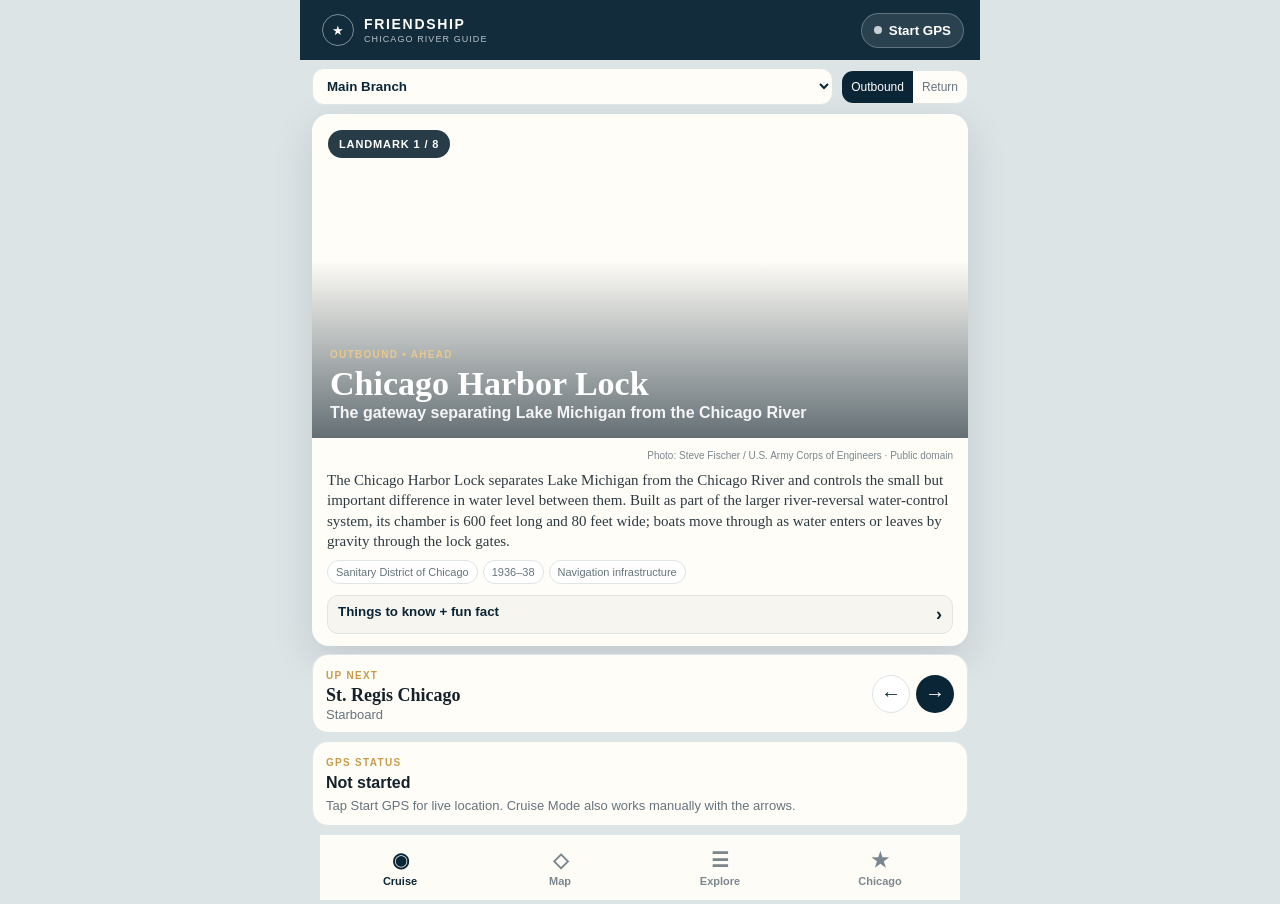
<file: index.html>
<!doctype html>
<html lang="en">
<head>
<meta charset="utf-8">
<meta name="viewport" content="width=device-width,initial-scale=1,viewport-fit=cover">
<meta name="theme-color" content="#0a2536">
<meta name="apple-mobile-web-app-capable" content="yes">
<meta name="apple-mobile-web-app-status-bar-style" content="black-translucent">
<meta http-equiv="Cache-Control" content="no-cache, no-store, must-revalidate">
<meta http-equiv="Pragma" content="no-cache">
<meta http-equiv="Expires" content="0">
<title>Friendship • Chicago River Guide</title>
<link id="appStyles" rel="stylesheet" href="css/app.css">
<link id="bridgeStyles" rel="stylesheet" href="css/bridges.css">
<script async src="https://www.googletagmanager.com/gtag/js?id=G-EXR0EH5GRD"></script>
<script>
window.dataLayer=window.dataLayer||[];
function gtag(){dataLayer.push(arguments)}
gtag('js',new Date());
gtag('config','G-EXR0EH5GRD',{send_page_view:true});
document.documentElement.classList.add("js");
</script>
</head>
<body>
<header class="topbar">
  <button class="brand" id="homeBtn" aria-label="Guide home"><span class="flag">★</span><span><strong>FRIENDSHIP</strong><small>CHICAGO RIVER GUIDE</small></span></button>
  <button id="gpsBtn" class="gps-button"><span class="gps-dot"></span><span id="gpsLabel">Start GPS</span></button>
</header>
<main>
<section id="cruiseView" class="view active">
  <div class="route-strip">
    <select id="routeSelect" aria-label="River branch"><option value="main">Main Branch</option><option value="south">South Branch</option><option value="north">North Branch</option></select>
    <div class="direction-toggle" role="group"><button data-dir="outbound" class="active">Outbound</button><button data-dir="return">Return</button></div>
  </div>
  <article id="heroCard" class="hero-card">
    <div class="hero-image"><span class="hero-badge">LANDMARK 1</span><div class="hero-title-wrap"><span class="eyebrow">OUTBOUND • AHEAD</span><h1>Chicago Harbor Lock</h1><p>The gateway between Lake Michigan and the Chicago River</p></div></div>
    <div class="hero-body"><p>The Main Branch begins at the Chicago Harbor Lock and runs west to Wolf Point.</p></div>
  </article>
  <section class="next-panel"><div><span class="eyebrow">UP NEXT</span><h3 id="nextName">St. Regis Chicago</h3><p id="nextMeta">Starboard</p></div><div class="next-actions"><button id="prevBtn" class="circle-btn prev-btn" aria-label="Previous landmark">←</button><button id="nextBtn" class="circle-btn" aria-label="Next landmark">→</button></div></section>
  <section class="status-card" id="gpsStatus"><div><span class="eyebrow">GPS STATUS</span><strong>Not started</strong></div><p>Tap Start GPS for live location. Cruise Mode also works manually with the arrows.</p></section>
</section>
<section id="mapView" class="view">
  <div class="route-strip map-route-strip"><select id="mapRouteSelect" aria-label="Map river branch"><option value="main">Main Branch</option><option value="south">South Branch</option><option value="north">North Branch</option></select></div>
  <div id="map"></div><div class="map-sheet"><strong id="mapSheetTitle">Tour map</strong><span id="mapSheetText">Tap a landmark pin for details.</span></div>
</section>
<section id="browseView" class="view"><div class="browse-head"><div><span class="eyebrow">ALL LANDMARKS</span><h1>Explore the river</h1></div><input id="searchInput" type="search" placeholder="Search"></div><div id="landmarkList" class="landmark-list"></div></section>
<section id="chicagoView" class="view chicago-view">
  <div class="chicago-head"><span class="eyebrow">BEYOND THE LANDMARKS</span><h1>Know Chicago</h1><p>The stories and symbols that make the buildings, bridges and river fit together.</p></div>
  <article class="story-card flag-wrap"><div class="flag-title"><span class="story-kicker">★ Chicago symbol</span><h2>Know the Chicago flag</h2></div><div class="chicago-flag" role="img" aria-label="Chicago flag with two blue stripes and four red six-pointed stars"><div class="flag-stripe top"></div><div class="flag-stars"><span>✶</span><span>✶</span><span>✶</span><span>✶</span></div><div class="flag-stripe bottom"></div></div><div class="flag-grid"><div class="flag-item"><strong>Two blue stripes</strong><span>Represent Chicago's waterways: Lake Michigan, the Chicago River system and the great canal connection.</span></div><div class="flag-item"><strong>Four red stars</strong><span>Fort Dearborn; the Great Chicago Fire; the 1893 World's Columbian Exposition; and the 1933–34 Century of Progress.</span></div><div class="flag-item"><strong>Six points each</strong><span>Chicago deliberately uses six-pointed stars. Each star's points carry additional symbolic meanings.</span></div><div class="flag-item"><strong>Designed in 1917</strong><span>Wallace Rice designed the flag. It originally had two stars; two more were added later.</span></div></div></article>
  <article class="story-card"><span class="story-kicker">Chicago story</span><h2>Why Chicago became Chicago</h2><h3>Water + rail + geography</h3><ul><li>Chicago sits near a low continental divide between the Great Lakes and Mississippi watersheds.</li><li>Early portage routes made the location strategically important before a major city existed.</li><li>Canals strengthened the water connection; railroads then multiplied Chicago's reach.</li><li>The city became a transfer point where goods, people, livestock, grain and mail changed transportation modes.</li><li>Much of the architecture along the river is a consequence of that economic geography.</li></ul><p class="takeaway"><strong>Worth knowing:</strong> Chicago did not become huge simply because it sat on Lake Michigan. Its power came from connecting transportation systems.</p></article>
  <article class="story-card"><span class="story-kicker">Engineering</span><h2>The river that changed direction</h2><ul><li>The Chicago River originally flowed toward Lake Michigan.</li><li>In 1900, Chicago completed the canal system that reversed the river's flow away from the lake.</li><li>Protecting Lake Michigan—the city's drinking-water source—was a major reason for the project.</li><li>The present Chicago Harbor Lock dates to the 1930s and helps control the lake-river connection.</li></ul><div class="fun-box"><h3>⚖ Supreme Court battle</h3><p>Missouri sued Illinois and the Sanitary District of Chicago, arguing that sending Chicago's sewage toward the Mississippi threatened St. Louis' drinking water. In <em>Missouri v. Illinois</em> (1906), the U.S. Supreme Court refused to stop the system because Missouri had not proved that Chicago's sewage caused the claimed harm. Later Supreme Court cases also limited how much Lake Michigan water Chicago could divert through the reversed river system.</p></div><p class="takeaway">The memorable part is not simply that Chicago cleaned its river. The city re-engineered the regional water system—and triggered an interstate legal fight that reached the U.S. Supreme Court.</p></article>
  <article class="story-card"><span class="story-kicker">Look around</span><h2>Chicago is a bridge city</h2><ul><li>Downtown street bridges are part of the city's navigation system, not just roadways.</li><li>The movable bridges let dense street grids coexist with a working river.</li><li>Bridge street names are one of the easiest ways to orient yourself as we move through downtown.</li><li>Watch how bridgehouses, steel trusses and skyscrapers form a layered streetscape visible only from the water.</li></ul></article>
  <article class="story-card"><span class="story-kicker">Return trip</span><h2>Don't repeat the tour—connect it</h2><ul><li>Compare River City with Marina City: same architect, radically different form.</li><li>Compare Aqua with St. Regis: same architect, two very different responses to form, site and wind.</li><li>At 150 North Riverside, look at the narrow base before looking up.</li><li>At Wolf Point, see if you can identify all three branches without the guide.</li><li>Compare older buildings that treated the river as infrastructure with newer buildings designed around river views and public space.</li></ul></article>
  <article class="story-card"><span class="story-kicker">Take it home</span><h2>Three big ideas</h2><p class="takeaway"><strong>1.</strong> Chicago exists where it does because of water and transportation.</p><p class="takeaway"><strong>2.</strong> Its architecture is inseparable from engineering—wind, soil, railroads, bridges and tight sites shaped what was possible.</p><p class="takeaway"><strong>3.</strong> The Chicago River isn't scenery behind the city. It is one of the main reasons the city exists.</p></article>
</section>
</main>
<nav class="bottom-nav"><button data-view="cruiseView" class="active"><span>◉</span>Cruise</button><button data-view="mapView"><span>◇</span>Map</button><button data-view="browseView"><span>☰</span>Explore</button><button data-view="chicagoView"><span>★</span>Chicago</button></nav>
<div id="detailModal" class="modal" aria-hidden="true"><div class="modal-backdrop"></div><article class="modal-card"><button id="closeModal" class="close-btn">×</button><div id="modalContent"></div></article></div>
<script src="js/bootstrap.js"></script>
</body>
</html>
</file>
<file: css/app.css>
:root{--navy:#0a2536;--navy2:#102f43;--cream:#f6f1e8;--paper:#fffdf8;--gold:#c89b4b;--ink:#15212a;--muted:#66747d;--line:#dfe4e5;--green:#21765b;--shadow:0 14px 40px rgba(3,25,39,.13)}*{box-sizing:border-box}html,body{margin:0;background:var(--cream);color:var(--ink);font-family:-apple-system,BlinkMacSystemFont,"Segoe UI",sans-serif}body{padding-bottom:84px}.topbar{height:68px;position:sticky;top:0;z-index:1000;display:flex;align-items:center;justify-content:space-between;padding:0 16px;background:rgba(10,37,54,.96);backdrop-filter:blur(15px);color:#fff}.brand{display:flex;align-items:center;gap:10px;border:0;background:transparent;color:inherit;text-align:left}.brand .flag{display:grid;place-items:center;width:32px;height:32px;border:1px solid rgba(255,255,255,.45);border-radius:50%;font-size:13px}.brand strong{display:block;letter-spacing:.12em;font-size:14px}.brand small{display:block;opacity:.7;font-size:9px;letter-spacing:.12em;margin-top:2px}.gps-button{border:1px solid rgba(255,255,255,.25);background:rgba(255,255,255,.1);color:#fff;padding:9px 12px;border-radius:999px;font-weight:650;display:flex;align-items:center;gap:7px}.gps-dot{width:8px;height:8px;border-radius:50%;background:#c9d0d3}.gps-button.live .gps-dot{background:#55d99b;box-shadow:0 0 0 4px rgba(85,217,155,.14)}main{max-width:680px;margin:0 auto}.view{display:block}.js .view{display:none}.js .view.active{display:block}.route-strip{display:flex;gap:10px;padding:14px 14px 8px;align-items:center}.route-strip select{min-width:0;flex:1;border:1px solid var(--line);border-radius:12px;background:var(--paper);padding:11px 10px;font-weight:650;color:var(--navy)}.direction-toggle{display:flex;border:1px solid var(--line);border-radius:12px;overflow:hidden;background:var(--paper)}.direction-toggle button{border:0;background:transparent;padding:11px 9px;font-size:12px;color:var(--muted)}.direction-toggle button.active{background:var(--navy);color:#fff}.hero-card{margin:6px 14px 14px;background:var(--paper);border-radius:20px;overflow:hidden;box-shadow:var(--shadow)}.hero-image{height:310px;background:linear-gradient(135deg,#17394d,#7d9cac);background-size:cover;background-position:center;position:relative}.hero-image:after{content:"";position:absolute;inset:0;background:linear-gradient(0deg,rgba(5,24,36,.62) 0%,transparent 55%)}.hero-badge{position:absolute;left:16px;top:16px;z-index:2;background:rgba(8,31,45,.87);backdrop-filter:blur(8px);color:#fff;border-radius:999px;padding:8px 11px;font-weight:800;font-size:11px;letter-spacing:.08em}.hero-distance{position:absolute;right:16px;top:16px;z-index:2;background:rgba(255,255,255,.92);color:var(--navy);border-radius:999px;padding:8px 11px;font-weight:800;font-size:11px}.hero-title-wrap{position:absolute;left:18px;right:18px;bottom:16px;z-index:2;color:#fff}.hero-title-wrap .eyebrow{color:#e7c88f}.hero-title-wrap h1{font-family:Georgia,serif;font-size:34px;line-height:1.01;margin:5px 0 3px}.hero-title-wrap p{margin:0;font-weight:650;opacity:.92}.photo-credit{font-size:10px;color:#7b878e;margin:0 0 9px;text-align:right;font-family:-apple-system,BlinkMacSystemFont,"Segoe UI",sans-serif}.hero-body{padding:18px}.hero-body p{font-family:Georgia,serif;font-size:17px;line-height:1.48;margin:0 0 14px;color:#2d3a42}.fact-row{display:flex;gap:8px;overflow-x:auto;padding-bottom:2px}.fact-chip{white-space:nowrap;border:1px solid var(--line);border-radius:999px;padding:7px 10px;font-size:12px;color:var(--muted);background:#fff}.next-panel,.status-card{margin:0 14px 14px;background:var(--paper);border:1px solid var(--line);border-radius:16px;padding:15px 16px;display:flex;justify-content:space-between;align-items:center}.next-panel h3{margin:4px 0 2px;font-family:Georgia,serif;font-size:20px}.next-panel p{margin:0;color:var(--muted);font-size:13px}.circle-btn{width:42px;height:42px;border-radius:50%;border:0;background:var(--navy);color:#fff;font-size:20px}.eyebrow{font-size:10px;letter-spacing:.13em;font-weight:850;color:var(--gold)}.status-card{display:block}.status-card strong{display:block;margin-top:4px}.status-card p{font-size:13px;line-height:1.4;color:var(--muted);margin:8px 0 0}.status-card.live{border-color:#a9d6c5;background:#f4fbf8}#mapView{position:relative}#map{background:#dfe9ec;position:relative;overflow:visible;padding-bottom:10px}.map-sheet{position:static;margin:10px 14px 14px;background:rgba(255,253,248,.98);border-radius:14px;padding:12px 14px;box-shadow:var(--shadow)}.map-sheet strong{display:block}.map-sheet span{display:block;color:var(--muted);font-size:12px;margin-top:2px}.browse-head{padding:24px 16px 12px}.browse-head h1{font-family:Georgia,serif;margin:3px 0 16px;font-size:32px}.browse-head input{width:100%;border:1px solid var(--line);background:var(--paper);border-radius:12px;padding:12px 14px;font-size:16px}.landmark-list{padding:0 14px}.landmark-item{display:grid;grid-template-columns:82px 1fr auto;gap:12px;align-items:center;background:var(--paper);border:1px solid var(--line);padding:9px;border-radius:14px;margin-bottom:9px}.landmark-thumb{width:82px;height:70px;border-radius:9px;background:linear-gradient(135deg,#17394d,#8ba4b1);background-size:cover;background-position:center}.landmark-item h3{font-family:Georgia,serif;margin:0 0 3px;font-size:17px}.landmark-item p{margin:0;color:var(--muted);font-size:12px}.landmark-item button{border:0;background:transparent;color:var(--navy);font-size:19px;padding:12px}.bottom-nav{position:fixed;z-index:1200;left:0;right:0;bottom:0;height:72px;padding-bottom:env(safe-area-inset-bottom);background:rgba(255,253,248,.96);backdrop-filter:blur(16px);border-top:1px solid var(--line);display:flex;justify-content:space-around}.bottom-nav button{width:25%;border:0;background:transparent;color:#7b878e;font-size:11px;font-weight:700}.bottom-nav span{font-size:20px;display:block;margin-bottom:3px}.bottom-nav button.active{color:var(--navy)}.modal{display:none;position:fixed;inset:0;z-index:2000}.modal.open{display:block}.modal-backdrop{position:absolute;inset:0;background:rgba(2,18,28,.55)}.modal-card{position:absolute;left:0;right:0;bottom:0;max-height:86vh;overflow:auto;background:var(--paper);border-radius:22px 22px 0 0;padding:0 0 calc(20px + env(safe-area-inset-bottom));box-shadow:0 -20px 60px rgba(0,0,0,.18)}.close-btn{position:sticky;float:right;top:12px;margin:12px 12px 0 0;z-index:3;width:36px;height:36px;border-radius:50%;border:0;background:rgba(255,255,255,.92);font-size:24px}.modal-photo{height:260px;background:linear-gradient(135deg,#17394d,#8ba4b1);background-size:cover;background-position:center}.modal-copy{padding:20px}.modal-copy h2{font-family:Georgia,serif;font-size:29px;margin:5px 0 5px}.modal-copy .subtitle{color:var(--muted);margin:0 0 16px}.modal-copy p{font-family:Georgia,serif;line-height:1.55}.detail-grid{display:grid;grid-template-columns:1fr 1fr;border-top:1px solid var(--line);margin-top:16px}.detail-grid div{padding:12px 0;border-bottom:1px solid var(--line)}.detail-grid div:nth-child(odd){padding-right:10px}.detail-grid strong{display:block;font-size:11px;color:var(--muted);text-transform:uppercase;letter-spacing:.08em}.detail-grid span{font-size:14px;font-weight:650}.offline-map{width:100%;height:auto;aspect-ratio:100/128;display:block;background:#eef2f1;max-height:66vh}.river-line{fill:none;stroke:#70aec7;stroke-width:10;stroke-linecap:round;stroke-linejoin:round}.river-core{fill:none;stroke:#c2e0ea;stroke-width:6.5;stroke-linecap:round;stroke-linejoin:round}.route-line{fill:none;stroke:#16394d;stroke-width:2.1;stroke-dasharray:5 3;opacity:.95}.context-river{fill:none;stroke:#91a6ad;stroke-width:5.5;opacity:.22;stroke-linecap:round;stroke-linejoin:round}.map-pin{cursor:pointer}.map-pin circle{fill:#d7a93d;stroke:#fff;stroke-width:1.1}.map-pin .pin-num{font-size:3.1px;text-anchor:middle;dominant-baseline:middle;fill:#17394d;font-weight:900}.user-dot{fill:#16805f;stroke:#fff;stroke-width:1.5}.user-accuracy{fill:#16805f;opacity:.11;stroke:#16805f;stroke-width:.35}.map-bg-label{font-size:2.8px;fill:#6f8188;letter-spacing:.08em}.water-label{fill:#4f91aa;font-size:2.45px;font-weight:800;letter-spacing:.05em}.map-ref circle{fill:#6f8188}.map-ref text{fill:#52666e;font-size:2.15px;font-weight:700}.map-legend{position:static;display:grid;grid-template-columns:1fr 1fr;gap:6px 10px;background:#fffdf8;border-top:1px solid rgba(23,57,77,.12);padding:12px 14px 14px;max-height:220px;overflow:auto}.map-key{display:flex;align-items:center;gap:6px;font-size:10.5px;line-height:1.15;color:#263e49}.map-key b{display:grid;place-items:center;min-width:19px;height:19px;border-radius:50%;background:#d7a93d;color:#17394d;font-size:10px}.map-key.active{font-weight:800}.map-key.active b{outline:2px solid #17394d}.prev-btn{margin-right:6px;background:#fff;color:var(--navy);border:1px solid var(--line)}.next-actions{display:flex;align-items:center}.chicago-view{padding:20px 14px 110px}.chicago-head{padding:4px 2px 16px}.chicago-head h1{font-family:Georgia,serif;font-size:32px;margin:4px 0 6px}.chicago-head p{color:var(--muted);margin:0;line-height:1.45}.story-card{background:var(--paper);border:1px solid var(--line);border-radius:16px;padding:17px;margin-bottom:12px;box-shadow:0 5px 18px rgba(20,43,54,.04)}.story-card h2{font-family:Georgia,serif;font-size:23px;margin:2px 0 10px}.story-card h3{font-size:12px;letter-spacing:.09em;text-transform:uppercase;color:var(--muted);margin:15px 0 6px}.story-card p{line-height:1.5;margin:7px 0}.story-card ul{margin:7px 0 0;padding-left:20px}.story-card li{margin:7px 0;line-height:1.4}.flag-wrap{overflow:hidden;padding:0}.flag-title{padding:17px 17px 6px}.chicago-flag{position:relative;height:150px;background:#fff;margin:8px 17px 12px;border:1px solid #d8d8d8;box-shadow:0 4px 12px rgba(0,0,0,.05)}.flag-stripe{position:absolute;left:0;right:0;height:23px;background:#6cc3e6}.flag-stripe.top{top:28px}.flag-stripe.bottom{bottom:28px}.flag-stars{position:absolute;left:0;right:0;top:55px;height:40px;display:flex;align-items:center;justify-content:center;gap:12px;color:#e02630;font-size:30px;font-weight:900;line-height:1}.flag-grid{display:grid;grid-template-columns:1fr 1fr;gap:9px;padding:0 17px 17px}.flag-item{background:#f5f7f6;border-radius:11px;padding:10px}.flag-item strong{display:block;font-size:11px;text-transform:uppercase;letter-spacing:.07em;color:var(--navy);margin-bottom:3px}.flag-item span{font-size:12px;color:#52666e;line-height:1.35}.story-kicker{display:inline-flex;align-items:center;gap:6px;font-size:11px;font-weight:800;color:#b17a13;text-transform:uppercase;letter-spacing:.08em}.takeaway{border-left:4px solid #d7a93d;padding-left:13px}.more-btn{display:block;width:100%;margin-top:14px;border:1px solid var(--line);background:#f7f5ef;color:var(--navy);border-radius:11px;padding:11px 12px;font-weight:800;text-align:left}.more-btn span{float:right;font-size:18px}.things-box{background:#f5f7f6;border-radius:13px;padding:13px 14px;margin:16px 0}.things-box h3,.fun-box h3{margin:0 0 8px;font-size:11px;letter-spacing:.09em;text-transform:uppercase;color:var(--muted)}.things-box ul{margin:0;padding-left:19px}.things-box li{margin:6px 0;line-height:1.4;font-family:system-ui,-apple-system,sans-serif;font-size:14px}.fun-box{border-left:4px solid #d7a93d;padding:10px 13px;background:#fff9ea;border-radius:0 10px 10px 0;margin:14px 0}.fun-box p{margin:0;font-family:system-ui,-apple-system,sans-serif;font-size:14px;line-height:1.45}
/* v2 hosted layout: keep Cruise controls within first viewport */
:root{--topbar-h:60px;--bottomnav-h:66px}body{padding-bottom:calc(var(--bottomnav-h) + env(safe-area-inset-bottom))}.topbar{height:var(--topbar-h)}.bottom-nav{height:var(--bottomnav-h)}#cruiseView{min-height:calc(100dvh - var(--topbar-h) - var(--bottomnav-h));padding-bottom:4px}.route-strip{padding:8px 12px 5px;gap:8px}.route-strip select,.direction-toggle button{padding-top:9px;padding-bottom:9px}.hero-card{margin:4px 12px 8px;border-radius:17px}.hero-image{height:clamp(190px,31dvh,270px)}.hero-body{padding:12px 15px}.hero-body>p{font-size:15px;line-height:1.35;margin:0 0 9px;display:-webkit-box;-webkit-line-clamp:3;-webkit-box-orient:vertical;overflow:hidden}.fact-row{gap:5px}.fact-chip{padding:5px 8px;font-size:11px}.more-btn{margin-top:9px;padding:8px 10px}.next-panel{margin:0 12px 8px;padding:10px 13px;min-height:58px}.next-panel h3{font-size:18px;margin:2px 0 1px}.circle-btn{width:38px;height:38px}.status-card{margin:0 12px 8px;padding:10px 13px}.status-card p{margin-top:5px}.local-note{display:none}@media(max-width:430px) and (max-height:800px){:root{--topbar-h:56px}.hero-image{height:clamp(165px,27dvh,220px)}.hero-title-wrap h1{font-size:27px}.hero-body>p{-webkit-line-clamp:2}.fact-row{display:none}.more-btn{margin-top:4px}.route-strip{padding-top:5px}}@media(max-width:420px){.hero-title-wrap h1{font-size:30px}.route-strip{flex-wrap:wrap}.route-strip select{flex-basis:100%}.direction-toggle{width:100%}.direction-toggle button{flex:1}.map-legend{grid-template-columns:1fr;max-height:240px}.offline-map{max-height:none}}@media(max-width:390px){.bottom-nav button{font-size:10px}.bottom-nav span{font-size:18px}.flag-grid{grid-template-columns:1fr}.chicago-flag{height:130px}.flag-stars{font-size:26px;gap:9px;top:47px}.flag-stripe.top{top:24px}.flag-stripe.bottom{bottom:24px}}@media(min-width:700px){body{background:#dde4e6}.topbar{max-width:680px;margin:0 auto}.hero-image{height:clamp(220px,36dvh,330px)}.hero-body>p{-webkit-line-clamp:4}.bottom-nav{left:50%;transform:translateX(-50%);max-width:680px}.modal-card{max-width:680px;left:50%;transform:translateX(-50%)}}
</file>
<file: css/bridges.css>
.map-bridge{pointer-events:none}.map-bridge .bridge-shadow{stroke:#fffdf8;stroke-width:2.6;stroke-linecap:round;opacity:.95}.map-bridge .bridge-deck,.map-bridge .bridge-secondary{stroke:#53666e;stroke-width:1.15;stroke-linecap:round}.map-bridge text{fill:#344b55;font-size:2.05px;font-weight:800;paint-order:stroke;stroke:#fffdf8;stroke-width:.7px;stroke-linejoin:round}.map-bridge .bridge-leader{stroke:#71858d;stroke-width:.42;opacity:.8;stroke-linecap:round}.map-bridge .bridge-callout-label{font-size:1.9px;stroke:#fffdf8;stroke-width:1.15px;paint-order:stroke fill;stroke-linejoin:round}
/* Keep route guidance visually subordinate to bridges and POIs. */
.route-line{stroke:#31586b!important;stroke-width:.55!important;stroke-dasharray:.15 2.1!important;stroke-linecap:round;opacity:.34!important}
/* Chicago Harbor Lock. */
.map-lock{pointer-events:none}.map-lock .lock-chamber{fill:#c2e0ea;stroke:#70aec7;stroke-width:1.5}.map-lock .lock-gate{stroke:#53666e;stroke-width:1.05;stroke-linecap:round}.map-lock .lock-label{fill:#496875;font-size:1.7px;font-weight:900;letter-spacing:.12em;paint-order:stroke;stroke:#c2e0ea;stroke-width:.55px}
#map:not([data-route="main"]) .map-lock .lock-chamber{fill:#dbe2e3;stroke:#a7b7bc}#map:not([data-route="main"]) .map-lock .lock-gate{stroke:#88999f}#map:not([data-route="main"]) .map-lock .lock-label{fill:#7a8c92;stroke:#dbe2e3}
/* Lake Michigan is part of the shared map on every branch. */
.map-lake{pointer-events:none}.map-lake .lake-water{fill:#d8edf4;stroke:#8fc5d8;stroke-width:.55;opacity:.92}.map-lake .lake-label{fill:#4c7e91;font-size:2.15px;font-weight:900;letter-spacing:.14em;opacity:.9;paint-order:stroke;stroke:#d8edf4;stroke-width:.8px}
#map .offline-map{background:linear-gradient(to right,#eef2f1 0 70%,#d8edf4 70% 100%)}
.map-route-strip{padding-bottom:8px;background:#eef2f1}.map-route-strip select{max-width:280px}
/* Context branches should read as river lines, not gray filled areas. */
.context-river{fill:none!important;stroke:#a7b4b8!important;stroke-width:3.1!important;opacity:.42!important;stroke-linecap:round!important;stroke-linejoin:round!important;vector-effect:non-scaling-stroke}.context-river-core{fill:none;stroke:#d7dfe1;stroke-width:1.55;opacity:.8;stroke-linecap:round;stroke-linejoin:round}
/* Goose Island / North Branch Canal schematic. */
.goose-island-land{fill:#eef2f1;stroke:#c7d1d4;stroke-width:.45;opacity:1;pointer-events:none}.goose-label{pointer-events:none;fill:#7f9096;font-size:1.45px;font-weight:850;letter-spacing:.08em;paint-order:stroke;stroke:#eef2f1;stroke-width:.75px}.goose-label.active{fill:#526a75;font-size:1.55px}.goose-overlay .river-line{fill:none;stroke:#72b4ce;stroke-width:5.2;stroke-linecap:round;stroke-linejoin:round}.goose-overlay .river-core{fill:none;stroke:#bfe0ec;stroke-width:3.2;stroke-linecap:round;stroke-linejoin:round}
</file>
